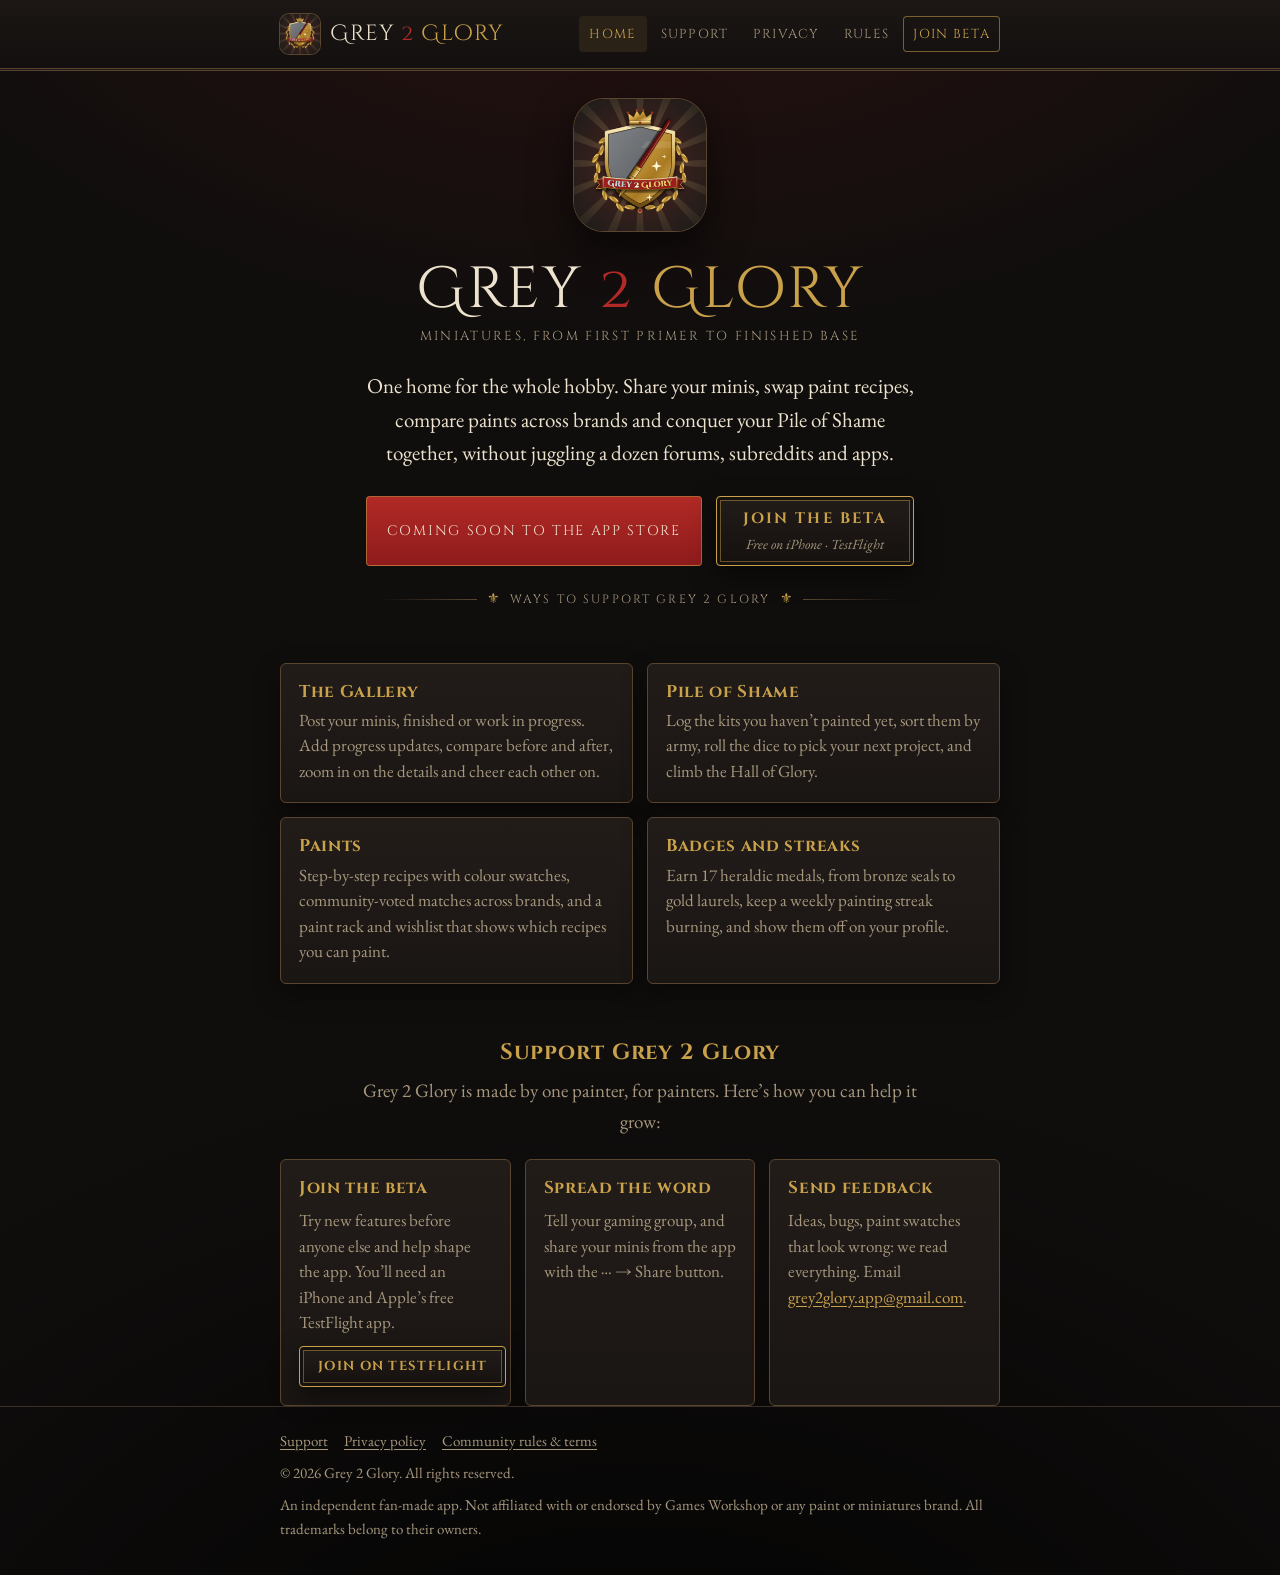
<file: index.html>
<!doctype html>
<html lang="en">
<head>
<meta charset="utf-8">
<meta name="viewport" content="width=device-width, initial-scale=1">
<title>Grey 2 Glory · A community app for miniature painters</title>
<meta name="description" content="Grey 2 Glory is a community app for miniature painters and collectors: share your minis, track your Pile of Shame, swap paint recipes and compare paints, all in one place.">
<link rel="icon" href="icon.png">
<link rel="preconnect" href="https://fonts.googleapis.com">
<link rel="stylesheet" href="https://fonts.googleapis.com/css2?family=Cinzel:wght@500;700&family=Cinzel+Decorative:wght@700&family=EB+Garamond:ital,wght@0,400;0,600;1,400&display=swap">
<link rel="stylesheet" href="style.css?v=3">
</head>
<body>
<header class="top"><div class="wrap">
  <a class="brand" href="./"><img src="icon.png" alt="" onerror="this.remove()"><span>Grey <span class="two">2</span> <span class="glory">Glory</span></span></a>
  <nav aria-label="Site"><a href="./" aria-current="page">Home</a><a href="support.html">Support</a><a href="privacy.html">Privacy</a><a href="terms.html">Rules</a><a class="nav-beta" href="./#support">Join beta</a></nav>
</div></header>

<main class="wrap">
  <section class="hero">
    <img src="icon.png" alt="Grey 2 Glory app icon" onerror="this.remove()">
    <p class="name">Grey <span style="color:var(--blood-hi)">2</span> <span style="color:var(--brass)">Glory</span></p>
    <p class="tag">Miniatures, from first primer to finished base</p>
    <p class="lede">One home for the whole hobby. Share your minis, swap paint recipes, compare paints across brands and conquer your Pile of Shame together, without juggling a dozen forums, subreddits and apps.</p>
    <div class="cta">
      <span class="soon">Coming soon to the App Store</span>
      <a class="plaque" href="https://testflight.apple.com/join/72wpmYvU">
        <span class="plaque-title">Join the beta</span>
        <span class="plaque-sub">Free on iPhone · TestFlight</span>
      </a>
    </div>
    <a class="flourish" href="#support"><span aria-hidden="true">⚜</span> Ways to support Grey 2 Glory <span aria-hidden="true">⚜</span></a>
  </section>

  <section class="features" aria-label="What's inside">
    <div class="feature"><h3>The Gallery</h3><p>Post your minis, finished or work in progress. Add progress updates, compare before and after, zoom in on the details and cheer each other on.</p></div>
    <div class="feature"><h3>Pile of Shame</h3><p>Log the kits you haven’t painted yet, sort them by army, roll the dice to pick your next project, and climb the Hall of Glory.</p></div>
    <div class="feature"><h3>Paints</h3><p>Step-by-step recipes with colour swatches, community-voted matches across brands, and a paint rack and wishlist that shows which recipes you can paint.</p></div>
    <div class="feature"><h3>Badges and streaks</h3><p>Earn 17 heraldic medals, from bronze seals to gold laurels, keep a weekly painting streak burning, and show them off on your profile.</p></div>
  </section>

  <section class="support" id="support" aria-labelledby="support-title">
    <h2 id="support-title">Support Grey 2 Glory</h2>
    <p>Grey 2 Glory is made by one painter, for painters. Here’s how you can help it grow:</p>
    <div class="ways">
      <div class="way">
        <h3>Join the beta</h3>
        <p>Try new features before anyone else and help shape the app. You’ll need an iPhone and Apple’s free TestFlight app.</p>
        <a class="plaque plaque-small" href="https://testflight.apple.com/join/72wpmYvU"><span class="plaque-title">Join on TestFlight</span></a>
      </div>
      <div class="way">
        <h3>Spread the word</h3>
        <p>Tell your gaming group, and share your minis from the app with the ⋯ → Share button.</p>
      </div>
      <div class="way">
        <h3>Send feedback</h3>
        <p>Ideas, bugs, paint swatches that look wrong: we read everything. Email <a href="mailto:grey2glory.app@gmail.com">grey2glory.app@gmail.com</a>.</p>
      </div>
    </div>
  </section>
</main>

<footer><div class="wrap">
  <div class="links"><a href="support.html">Support</a><a href="privacy.html">Privacy policy</a><a href="terms.html">Community rules &amp; terms</a></div>
  <div>© 2026 Grey 2 Glory. All rights reserved.</div>
  <div>An independent fan-made app. Not affiliated with or endorsed by Games Workshop or any paint or miniatures brand. All trademarks belong to their owners.</div>
</div></footer>
</body>
</html>
</file>
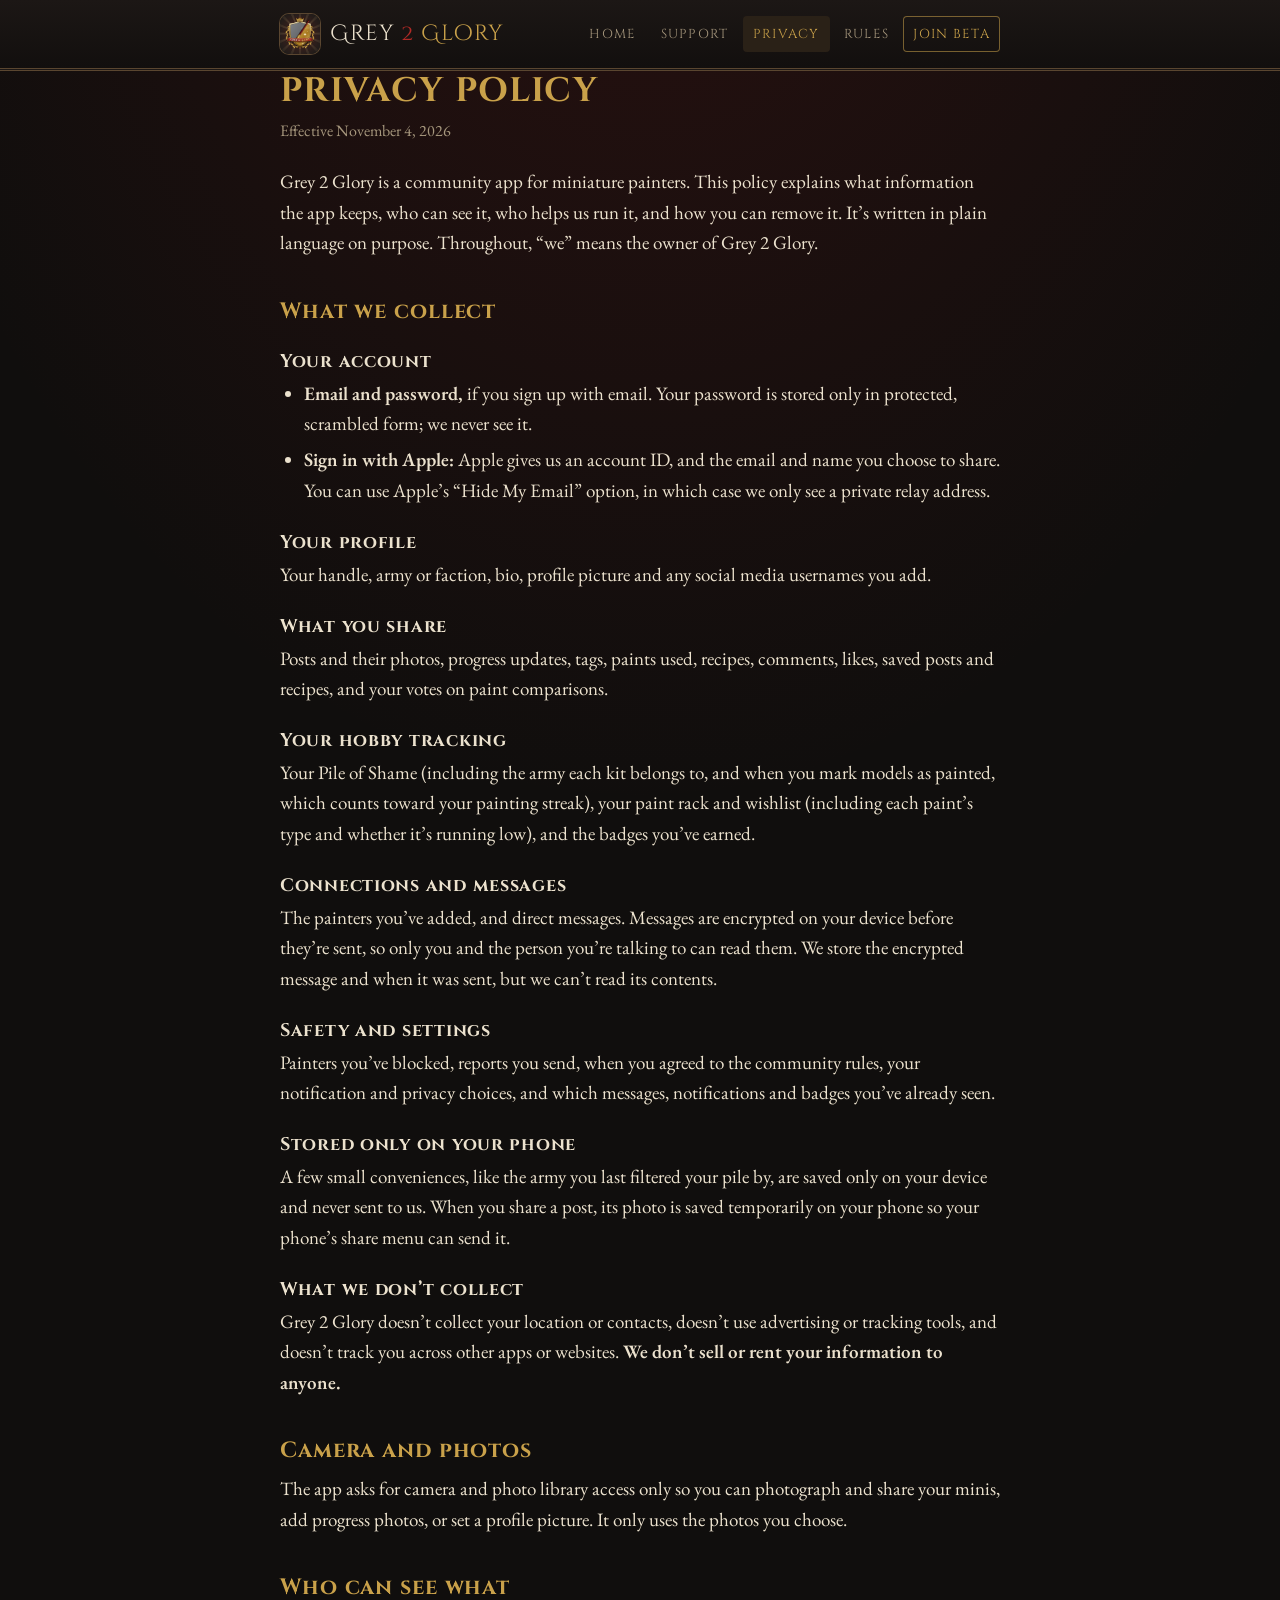
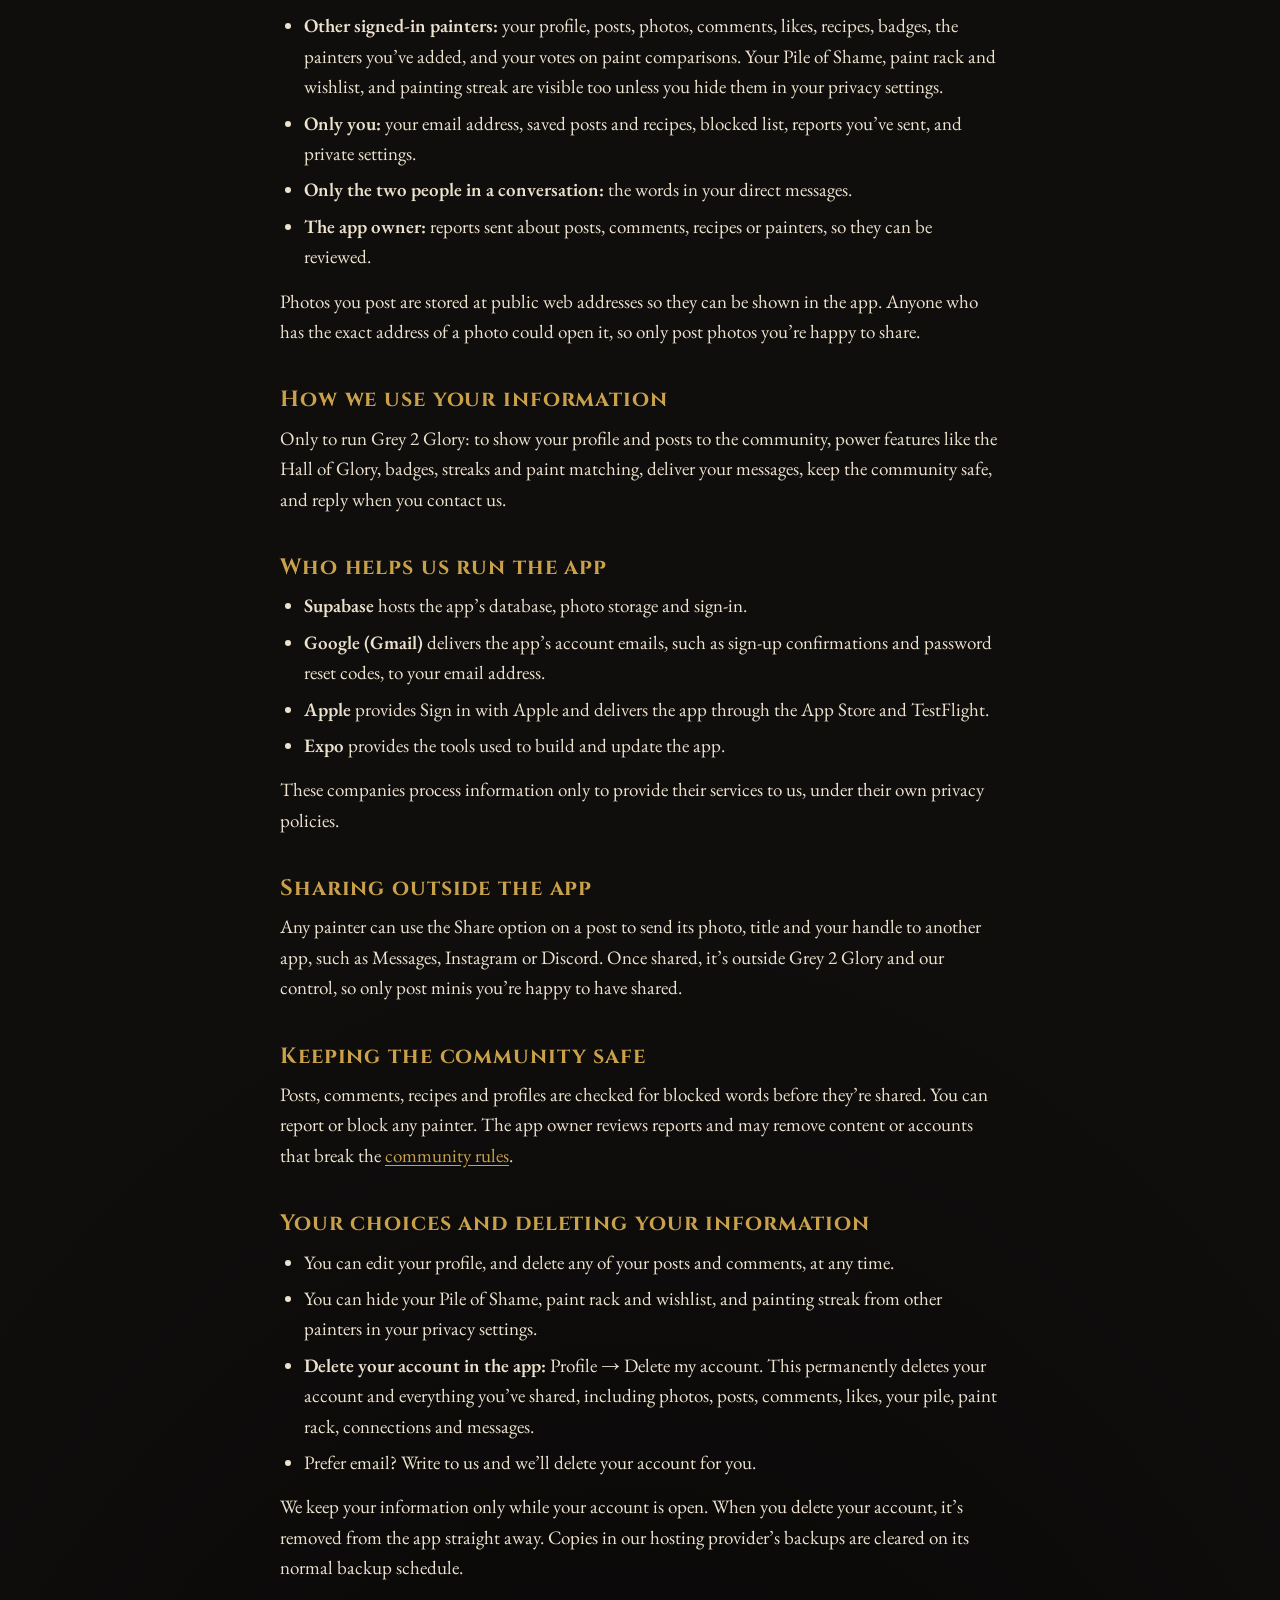
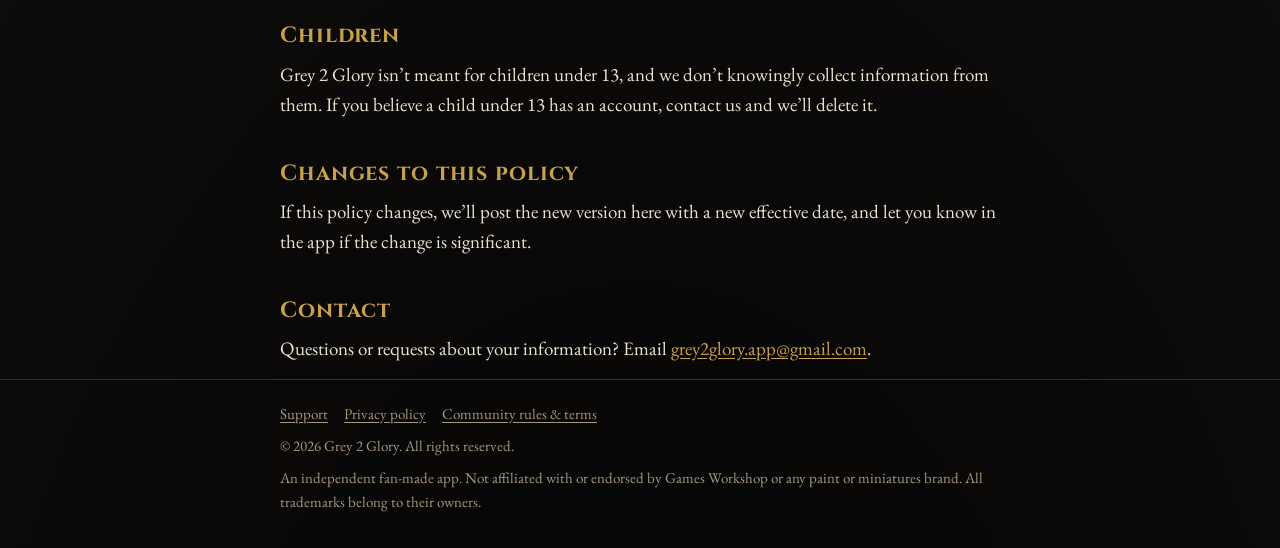
<file: privacy.html>
<!doctype html>
<html lang="en">
<head>
<meta charset="utf-8">
<meta name="viewport" content="width=device-width, initial-scale=1">
<title>Privacy policy · Grey 2 Glory</title>
<meta name="description" content="How the Grey 2 Glory app collects, uses and protects your information.">
<link rel="icon" href="icon.png">
<link rel="preconnect" href="https://fonts.googleapis.com">
<link rel="stylesheet" href="https://fonts.googleapis.com/css2?family=Cinzel:wght@500;700&family=Cinzel+Decorative:wght@700&family=EB+Garamond:ital,wght@0,400;0,600;1,400&display=swap">
<link rel="stylesheet" href="style.css?v=3">
</head>
<body>
<header class="top"><div class="wrap">
  <a class="brand" href="./"><img src="icon.png" alt="" onerror="this.remove()"><span>Grey <span class="two">2</span> <span class="glory">Glory</span></span></a>
  <nav aria-label="Site"><a href="./">Home</a><a href="support.html">Support</a><a href="privacy.html" aria-current="page">Privacy</a><a href="terms.html">Rules</a><a class="nav-beta" href="./#support">Join beta</a></nav>
</div></header>

<main class="wrap">
  <h1>Privacy policy</h1>
  <p class="meta">Effective November 4, 2026</p>

  <p>Grey 2 Glory is a community app for miniature painters. This policy explains what information the app keeps, who can see it, who helps us run it, and how you can remove it. It’s written in plain language on purpose. Throughout, “we” means the owner of Grey 2 Glory.</p>

  <h2>What we collect</h2>
  <h3>Your account</h3>
  <ul>
    <li><strong>Email and password,</strong> if you sign up with email. Your password is stored only in protected, scrambled form; we never see it.</li>
    <li><strong>Sign in with Apple:</strong> Apple gives us an account ID, and the email and name you choose to share. You can use Apple’s “Hide My Email” option, in which case we only see a private relay address.</li>
  </ul>
  <h3>Your profile</h3>
  <p>Your handle, army or faction, bio, profile picture and any social media usernames you add.</p>
  <h3>What you share</h3>
  <p>Posts and their photos, progress updates, tags, paints used, recipes, comments, likes, saved posts and recipes, and your votes on paint comparisons.</p>
  <h3>Your hobby tracking</h3>
  <p>Your Pile of Shame (including the army each kit belongs to, and when you mark models as painted, which counts toward your painting streak), your paint rack and wishlist (including each paint’s type and whether it’s running low), and the badges you’ve earned.</p>
  <h3>Connections and messages</h3>
  <p>The painters you’ve added, and direct messages. Messages are encrypted on your device before they’re sent, so only you and the person you’re talking to can read them. We store the encrypted message and when it was sent, but we can’t read its contents.</p>
  <h3>Safety and settings</h3>
  <p>Painters you’ve blocked, reports you send, when you agreed to the community rules, your notification and privacy choices, and which messages, notifications and badges you’ve already seen.</p>
  <h3>Stored only on your phone</h3>
  <p>A few small conveniences, like the army you last filtered your pile by, are saved only on your device and never sent to us. When you share a post, its photo is saved temporarily on your phone so your phone’s share menu can send it.</p>
  <h3>What we don’t collect</h3>
  <p>Grey 2 Glory doesn’t collect your location or contacts, doesn’t use advertising or tracking tools, and doesn’t track you across other apps or websites. <strong>We don’t sell or rent your information to anyone.</strong></p>

  <h2>Camera and photos</h2>
  <p>The app asks for camera and photo library access only so you can photograph and share your minis, add progress photos, or set a profile picture. It only uses the photos you choose.</p>

  <h2>Who can see what</h2>
  <ul>
    <li><strong>Other signed-in painters:</strong> your profile, posts, photos, comments, likes, recipes, badges, the painters you’ve added, and your votes on paint comparisons. Your Pile of Shame, paint rack and wishlist, and painting streak are visible too unless you hide them in your privacy settings.</li>
    <li><strong>Only you:</strong> your email address, saved posts and recipes, blocked list, reports you’ve sent, and private settings.</li>
    <li><strong>Only the two people in a conversation:</strong> the words in your direct messages.</li>
    <li><strong>The app owner:</strong> reports sent about posts, comments, recipes or painters, so they can be reviewed.</li>
  </ul>
  <p>Photos you post are stored at public web addresses so they can be shown in the app. Anyone who has the exact address of a photo could open it, so only post photos you’re happy to share.</p>

  <h2>How we use your information</h2>
  <p>Only to run Grey 2 Glory: to show your profile and posts to the community, power features like the Hall of Glory, badges, streaks and paint matching, deliver your messages, keep the community safe, and reply when you contact us.</p>

  <h2>Who helps us run the app</h2>
  <ul>
    <li><strong>Supabase</strong> hosts the app’s database, photo storage and sign-in.</li>
    <li><strong>Google (Gmail)</strong> delivers the app’s account emails, such as sign-up confirmations and password reset codes, to your email address.</li>
    <li><strong>Apple</strong> provides Sign in with Apple and delivers the app through the App Store and TestFlight.</li>
    <li><strong>Expo</strong> provides the tools used to build and update the app.</li>
  </ul>
  <p>These companies process information only to provide their services to us, under their own privacy policies.</p>

  <h2>Sharing outside the app</h2>
  <p>Any painter can use the Share option on a post to send its photo, title and your handle to another app, such as Messages, Instagram or Discord. Once shared, it’s outside Grey 2 Glory and our control, so only post minis you’re happy to have shared.</p>

  <h2>Keeping the community safe</h2>
  <p>Posts, comments, recipes and profiles are checked for blocked words before they’re shared. You can report or block any painter. The app owner reviews reports and may remove content or accounts that break the <a href="terms.html">community rules</a>.</p>

  <h2>Your choices and deleting your information</h2>
  <ul>
    <li>You can edit your profile, and delete any of your posts and comments, at any time.</li>
    <li>You can hide your Pile of Shame, paint rack and wishlist, and painting streak from other painters in your privacy settings.</li>
    <li><strong>Delete your account in the app:</strong> Profile → Delete my account. This permanently deletes your account and everything you’ve shared, including photos, posts, comments, likes, your pile, paint rack, connections and messages.</li>
    <li>Prefer email? Write to us and we’ll delete your account for you.</li>
  </ul>
  <p>We keep your information only while your account is open. When you delete your account, it’s removed from the app straight away. Copies in our hosting provider’s backups are cleared on its normal backup schedule.</p>

  <h2>Children</h2>
  <p>Grey 2 Glory isn’t meant for children under 13, and we don’t knowingly collect information from them. If you believe a child under 13 has an account, contact us and we’ll delete it.</p>

  <h2>Changes to this policy</h2>
  <p>If this policy changes, we’ll post the new version here with a new effective date, and let you know in the app if the change is significant.</p>

  <h2>Contact</h2>
  <p>Questions or requests about your information? Email <a href="mailto:grey2glory.app@gmail.com">grey2glory.app@gmail.com</a>.</p>
</main>

<footer><div class="wrap">
  <div class="links"><a href="support.html">Support</a><a href="privacy.html">Privacy policy</a><a href="terms.html">Community rules &amp; terms</a></div>
  <div>© 2026 Grey 2 Glory. All rights reserved.</div>
  <div>An independent fan-made app. Not affiliated with or endorsed by Games Workshop or any paint or miniatures brand. All trademarks belong to their owners.</div>
</div></footer>
</body>
</html>
</file>
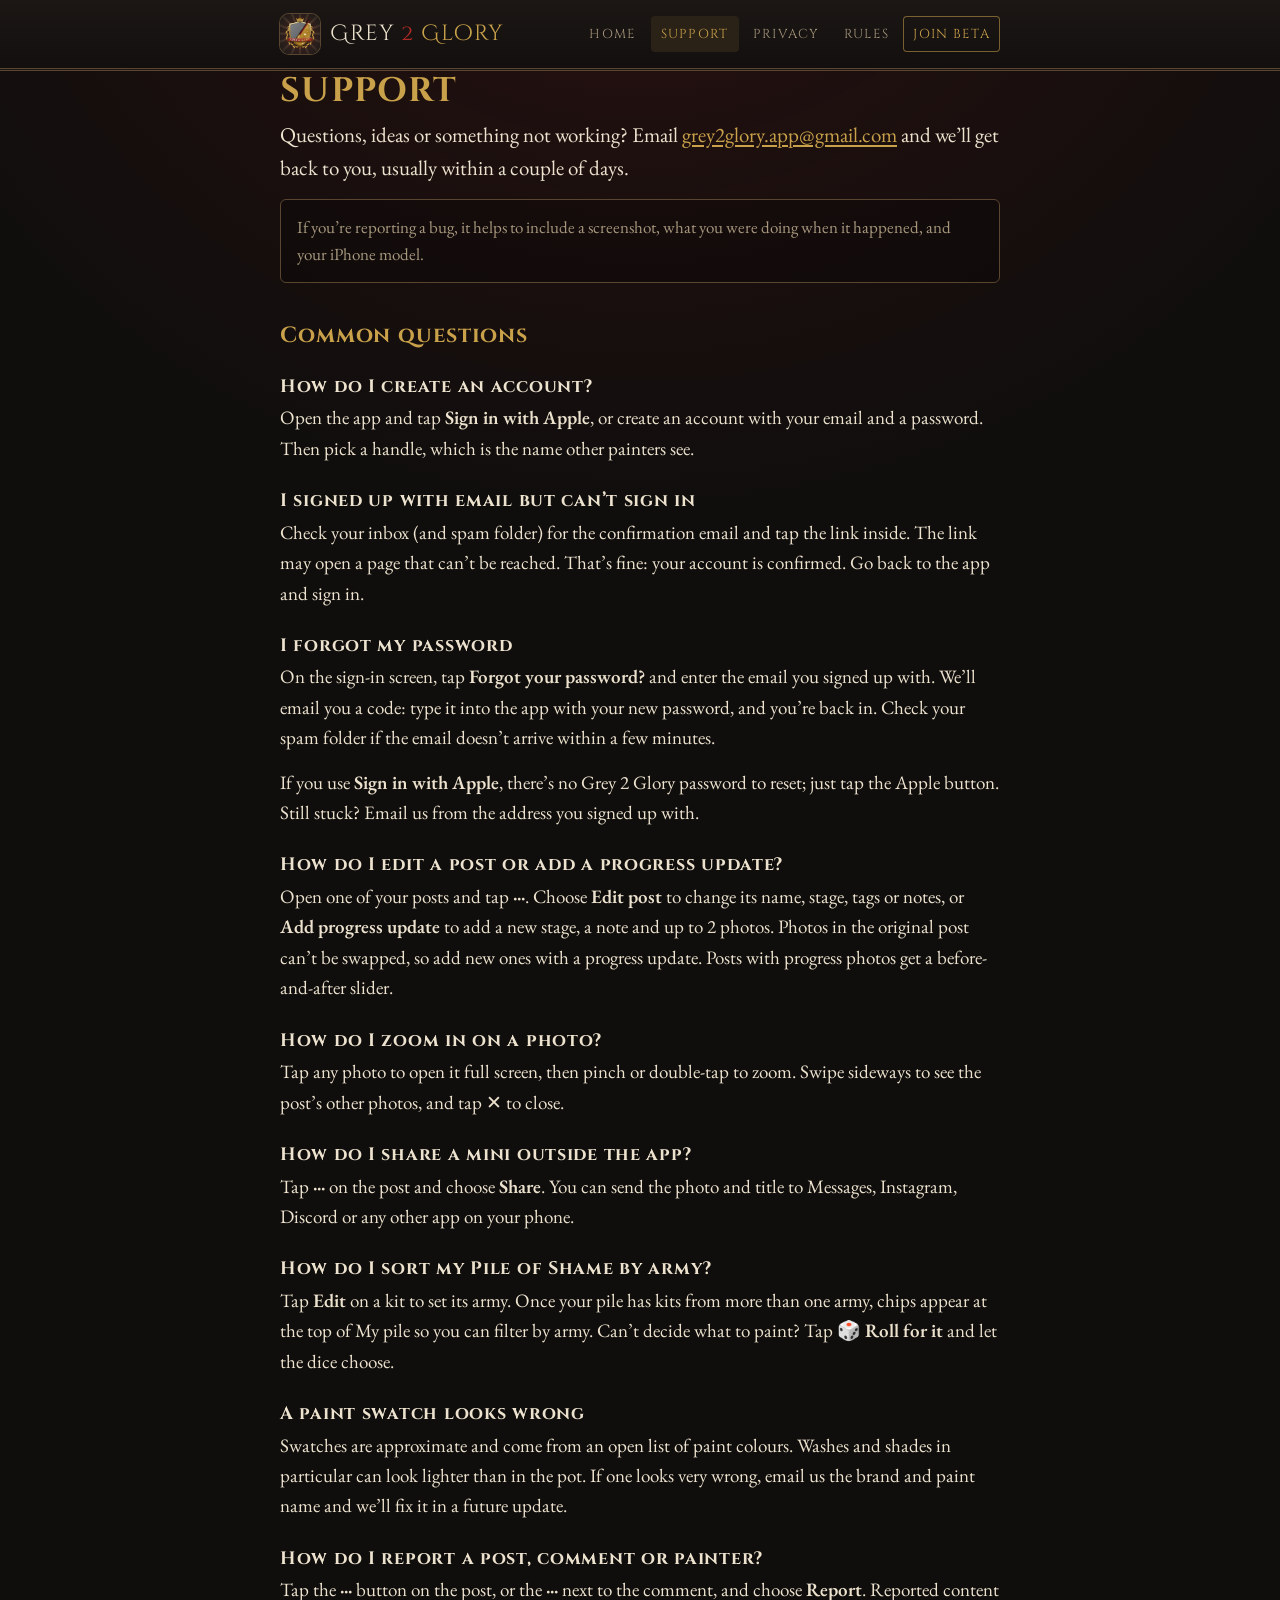
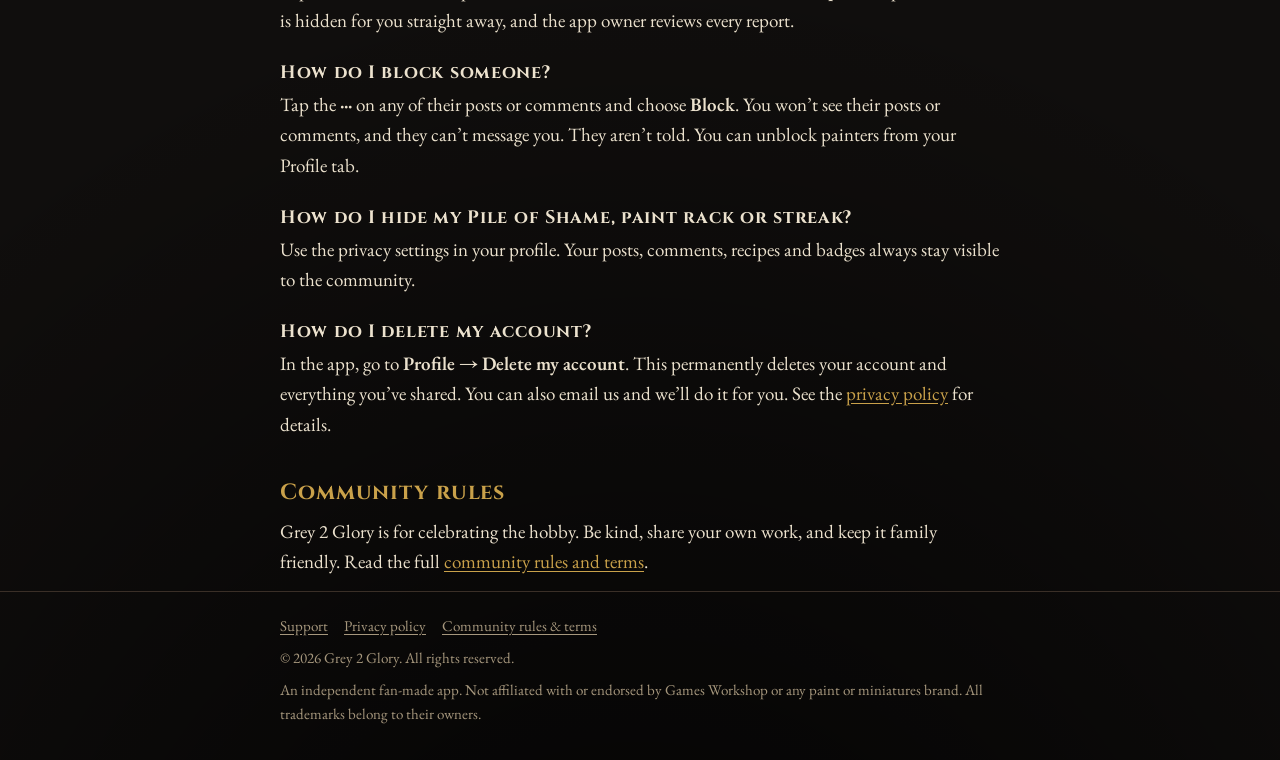
<file: support.html>
<!doctype html>
<html lang="en">
<head>
<meta charset="utf-8">
<meta name="viewport" content="width=device-width, initial-scale=1">
<title>Support · Grey 2 Glory</title>
<meta name="description" content="Get help with the Grey 2 Glory app: contact, accounts, reporting, blocking and deleting your account.">
<link rel="icon" href="icon.png">
<link rel="preconnect" href="https://fonts.googleapis.com">
<link rel="stylesheet" href="https://fonts.googleapis.com/css2?family=Cinzel:wght@500;700&family=Cinzel+Decorative:wght@700&family=EB+Garamond:ital,wght@0,400;0,600;1,400&display=swap">
<link rel="stylesheet" href="style.css?v=3">
</head>
<body>
<header class="top"><div class="wrap">
  <a class="brand" href="./"><img src="icon.png" alt="" onerror="this.remove()"><span>Grey <span class="two">2</span> <span class="glory">Glory</span></span></a>
  <nav aria-label="Site"><a href="./">Home</a><a href="support.html" aria-current="page">Support</a><a href="privacy.html">Privacy</a><a href="terms.html">Rules</a><a class="nav-beta" href="./#support">Join beta</a></nav>
</div></header>

<main class="wrap">
  <h1>Support</h1>
  <p class="lede">Questions, ideas or something not working? Email <a href="mailto:grey2glory.app@gmail.com">grey2glory.app@gmail.com</a> and we’ll get back to you, usually within a couple of days.</p>
  <p class="note">If you’re reporting a bug, it helps to include a screenshot, what you were doing when it happened, and your iPhone model.</p>

  <h2>Common questions</h2>

  <h3>How do I create an account?</h3>
  <p>Open the app and tap <strong>Sign in with Apple</strong>, or create an account with your email and a password. Then pick a handle, which is the name other painters see.</p>

  <h3>I signed up with email but can’t sign in</h3>
  <p>Check your inbox (and spam folder) for the confirmation email and tap the link inside. The link may open a page that can’t be reached. That’s fine: your account is confirmed. Go back to the app and sign in.</p>

  <h3>I forgot my password</h3>
  <p>On the sign-in screen, tap <strong>Forgot your password?</strong> and enter the email you signed up with. We’ll email you a code: type it into the app with your new password, and you’re back in. Check your spam folder if the email doesn’t arrive within a few minutes.</p>
  <p>If you use <strong>Sign in with Apple</strong>, there’s no Grey 2 Glory password to reset; just tap the Apple button. Still stuck? Email us from the address you signed up with.</p>

  <h3>How do I edit a post or add a progress update?</h3>
  <p>Open one of your posts and tap <strong>⋯</strong>. Choose <strong>Edit post</strong> to change its name, stage, tags or notes, or <strong>Add progress update</strong> to add a new stage, a note and up to 2 photos. Photos in the original post can’t be swapped, so add new ones with a progress update. Posts with progress photos get a before-and-after slider.</p>

  <h3>How do I zoom in on a photo?</h3>
  <p>Tap any photo to open it full screen, then pinch or double-tap to zoom. Swipe sideways to see the post’s other photos, and tap ✕ to close.</p>

  <h3>How do I share a mini outside the app?</h3>
  <p>Tap <strong>⋯</strong> on the post and choose <strong>Share</strong>. You can send the photo and title to Messages, Instagram, Discord or any other app on your phone.</p>

  <h3>How do I sort my Pile of Shame by army?</h3>
  <p>Tap <strong>Edit</strong> on a kit to set its army. Once your pile has kits from more than one army, chips appear at the top of My pile so you can filter by army. Can’t decide what to paint? Tap <strong>🎲 Roll for it</strong> and let the dice choose.</p>

  <h3>A paint swatch looks wrong</h3>
  <p>Swatches are approximate and come from an open list of paint colours. Washes and shades in particular can look lighter than in the pot. If one looks very wrong, email us the brand and paint name and we’ll fix it in a future update.</p>

  <h3>How do I report a post, comment or painter?</h3>
  <p>Tap the <strong>⋯</strong> button on the post, or the <strong>⋯</strong> next to the comment, and choose <strong>Report</strong>. Reported content is hidden for you straight away, and the app owner reviews every report.</p>

  <h3>How do I block someone?</h3>
  <p>Tap the <strong>⋯</strong> on any of their posts or comments and choose <strong>Block</strong>. You won’t see their posts or comments, and they can’t message you. They aren’t told. You can unblock painters from your Profile tab.</p>

  <h3>How do I hide my Pile of Shame, paint rack or streak?</h3>
  <p>Use the privacy settings in your profile. Your posts, comments, recipes and badges always stay visible to the community.</p>

  <h3>How do I delete my account?</h3>
  <p>In the app, go to <strong>Profile → Delete my account</strong>. This permanently deletes your account and everything you’ve shared. You can also email us and we’ll do it for you. See the <a href="privacy.html">privacy policy</a> for details.</p>

  <h2>Community rules</h2>
  <p>Grey 2 Glory is for celebrating the hobby. Be kind, share your own work, and keep it family friendly. Read the full <a href="terms.html">community rules and terms</a>.</p>
</main>

<footer><div class="wrap">
  <div class="links"><a href="support.html">Support</a><a href="privacy.html">Privacy policy</a><a href="terms.html">Community rules &amp; terms</a></div>
  <div>© 2026 Grey 2 Glory. All rights reserved.</div>
  <div>An independent fan-made app. Not affiliated with or endorsed by Games Workshop or any paint or miniatures brand. All trademarks belong to their owners.</div>
</div></footer>
</body>
</html>
</file>
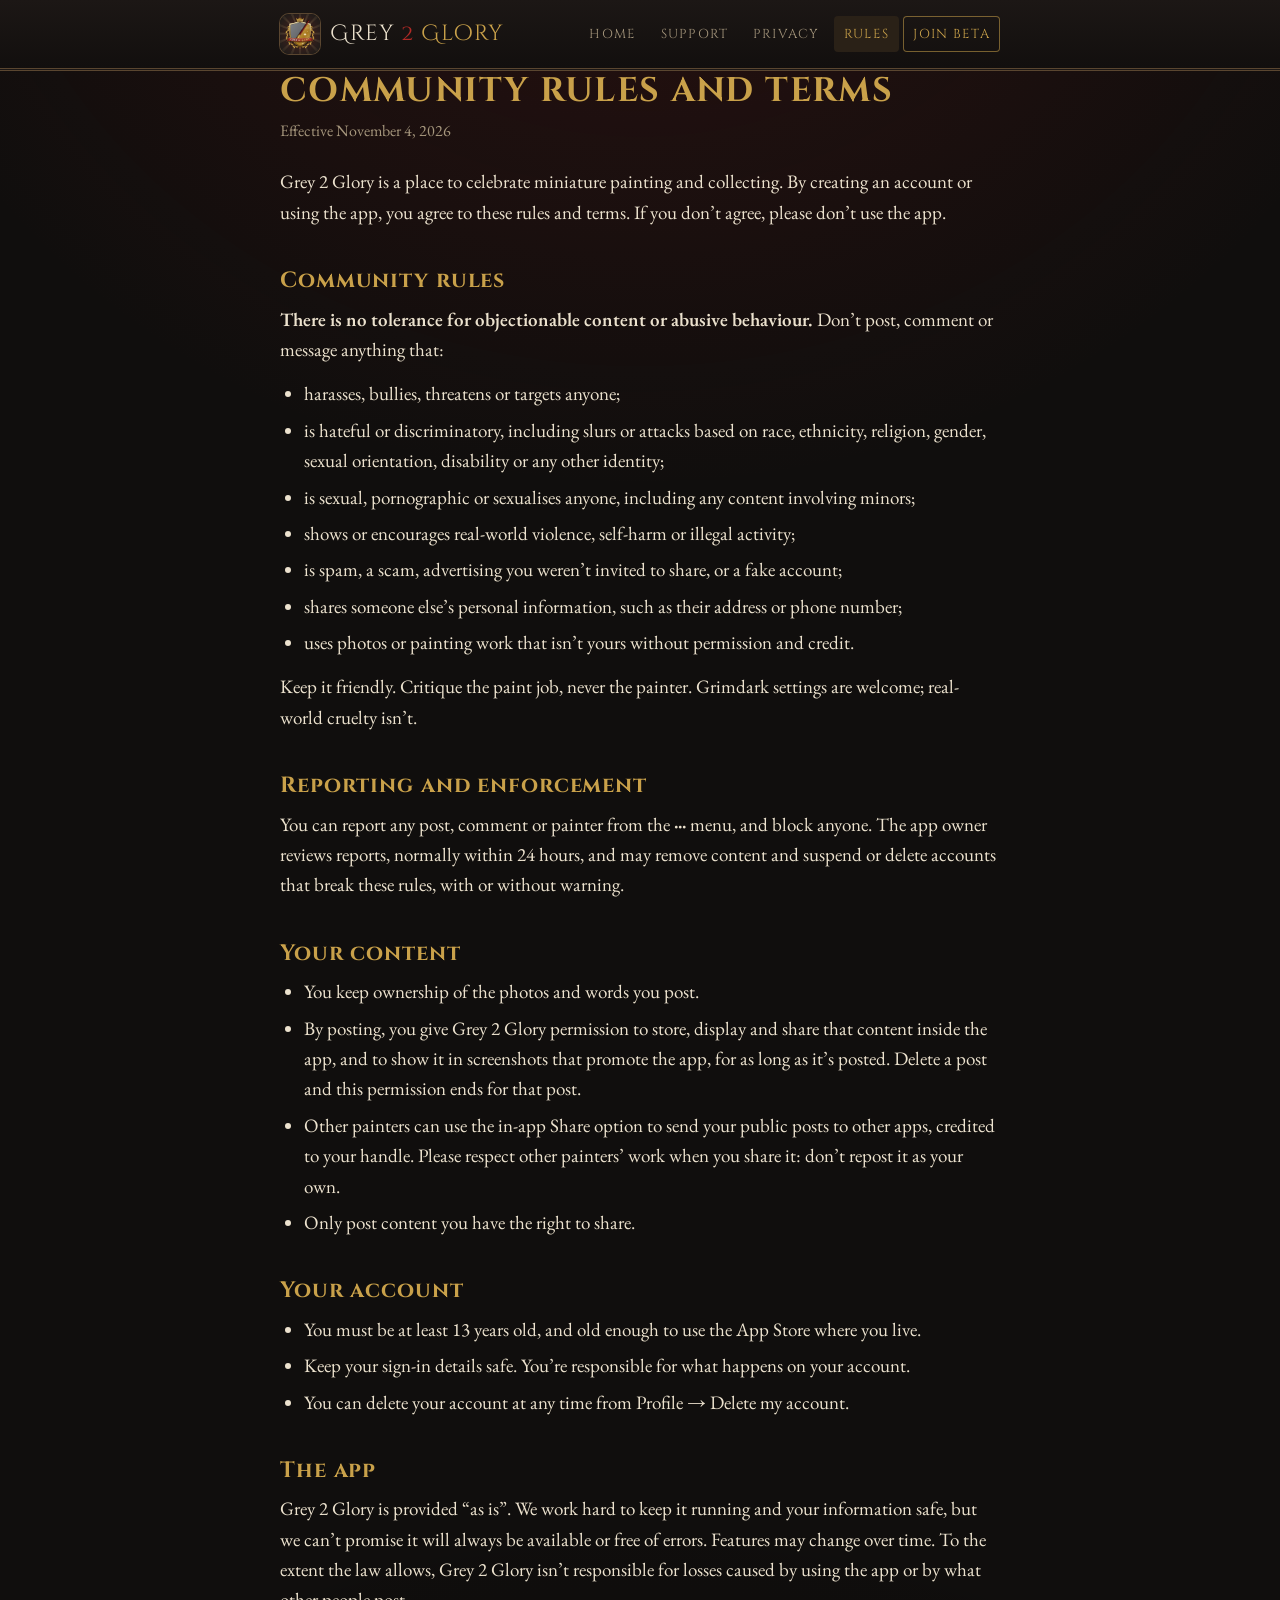
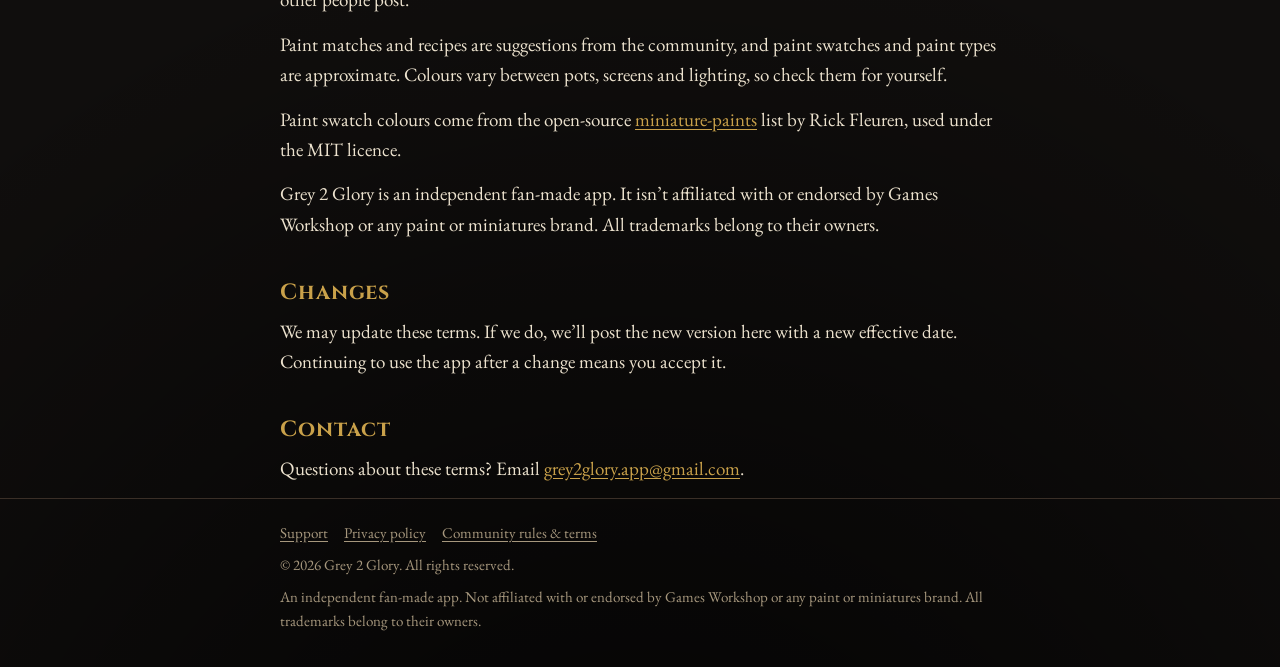
<file: terms.html>
<!doctype html>
<html lang="en">
<head>
<meta charset="utf-8">
<meta name="viewport" content="width=device-width, initial-scale=1">
<title>Community rules and terms · Grey 2 Glory</title>
<meta name="description" content="The community rules and terms of use for the Grey 2 Glory app.">
<link rel="icon" href="icon.png">
<link rel="preconnect" href="https://fonts.googleapis.com">
<link rel="stylesheet" href="https://fonts.googleapis.com/css2?family=Cinzel:wght@500;700&family=Cinzel+Decorative:wght@700&family=EB+Garamond:ital,wght@0,400;0,600;1,400&display=swap">
<link rel="stylesheet" href="style.css?v=3">
</head>
<body>
<header class="top"><div class="wrap">
  <a class="brand" href="./"><img src="icon.png" alt="" onerror="this.remove()"><span>Grey <span class="two">2</span> <span class="glory">Glory</span></span></a>
  <nav aria-label="Site"><a href="./">Home</a><a href="support.html">Support</a><a href="privacy.html">Privacy</a><a href="terms.html" aria-current="page">Rules</a><a class="nav-beta" href="./#support">Join beta</a></nav>
</div></header>

<main class="wrap">
  <h1>Community rules and terms</h1>
  <p class="meta">Effective November 4, 2026</p>

  <p>Grey 2 Glory is a place to celebrate miniature painting and collecting. By creating an account or using the app, you agree to these rules and terms. If you don’t agree, please don’t use the app.</p>

  <h2>Community rules</h2>
  <p><strong>There is no tolerance for objectionable content or abusive behaviour.</strong> Don’t post, comment or message anything that:</p>
  <ul>
    <li>harasses, bullies, threatens or targets anyone;</li>
    <li>is hateful or discriminatory, including slurs or attacks based on race, ethnicity, religion, gender, sexual orientation, disability or any other identity;</li>
    <li>is sexual, pornographic or sexualises anyone, including any content involving minors;</li>
    <li>shows or encourages real-world violence, self-harm or illegal activity;</li>
    <li>is spam, a scam, advertising you weren’t invited to share, or a fake account;</li>
    <li>shares someone else’s personal information, such as their address or phone number;</li>
    <li>uses photos or painting work that isn’t yours without permission and credit.</li>
  </ul>
  <p>Keep it friendly. Critique the paint job, never the painter. Grimdark settings are welcome; real-world cruelty isn’t.</p>

  <h2>Reporting and enforcement</h2>
  <p>You can report any post, comment or painter from the <strong>⋯</strong> menu, and block anyone. The app owner reviews reports, normally within 24 hours, and may remove content and suspend or delete accounts that break these rules, with or without warning.</p>

  <h2>Your content</h2>
  <ul>
    <li>You keep ownership of the photos and words you post.</li>
    <li>By posting, you give Grey 2 Glory permission to store, display and share that content inside the app, and to show it in screenshots that promote the app, for as long as it’s posted. Delete a post and this permission ends for that post.</li>
    <li>Other painters can use the in-app Share option to send your public posts to other apps, credited to your handle. Please respect other painters’ work when you share it: don’t repost it as your own.</li>
    <li>Only post content you have the right to share.</li>
  </ul>

  <h2>Your account</h2>
  <ul>
    <li>You must be at least 13 years old, and old enough to use the App Store where you live.</li>
    <li>Keep your sign-in details safe. You’re responsible for what happens on your account.</li>
    <li>You can delete your account at any time from Profile → Delete my account.</li>
  </ul>

  <h2>The app</h2>
  <p>Grey 2 Glory is provided “as is”. We work hard to keep it running and your information safe, but we can’t promise it will always be available or free of errors. Features may change over time. To the extent the law allows, Grey 2 Glory isn’t responsible for losses caused by using the app or by what other people post.</p>
  <p>Paint matches and recipes are suggestions from the community, and paint swatches and paint types are approximate. Colours vary between pots, screens and lighting, so check them for yourself.</p>
  <p>Paint swatch colours come from the open-source <a href="https://github.com/Arcturus5404/miniature-paints">miniature-paints</a> list by Rick Fleuren, used under the MIT licence.</p>
  <p>Grey 2 Glory is an independent fan-made app. It isn’t affiliated with or endorsed by Games Workshop or any paint or miniatures brand. All trademarks belong to their owners.</p>

  <h2>Changes</h2>
  <p>We may update these terms. If we do, we’ll post the new version here with a new effective date. Continuing to use the app after a change means you accept it.</p>

  <h2>Contact</h2>
  <p>Questions about these terms? Email <a href="mailto:grey2glory.app@gmail.com">grey2glory.app@gmail.com</a>.</p>
</main>

<footer><div class="wrap">
  <div class="links"><a href="support.html">Support</a><a href="privacy.html">Privacy policy</a><a href="terms.html">Community rules &amp; terms</a></div>
  <div>© 2026 Grey 2 Glory. All rights reserved.</div>
  <div>An independent fan-made app. Not affiliated with or endorsed by Games Workshop or any paint or miniatures brand. All trademarks belong to their owners.</div>
</div></footer>
</body>
</html>
</file>
<file: style.css>
/* Grey 2 Glory: dark stone, aged gold, oxblood. One dark theme, like the app. */
:root {
  color-scheme: dark;
  --bg: #100E0D;
  --surface: #1A1614;
  --surface-2: #221C19;
  --ink: #ECE2CE;
  --muted: #A6977D;
  --line: #3A2F27;
  --frame: #5A4630;
  --brass: #C9A14A;
  --brass-soft: #2A2117;
  --blood: #8E1B1B;
  --blood-hi: #B12A26;
  --display: "Cinzel", Georgia, "Times New Roman", serif;
  --wordmark: "Cinzel Decorative", "Cinzel", Georgia, serif;
  --body: "EB Garamond", Georgia, "Times New Roman", serif;
}

* { box-sizing: border-box; }
html { background: var(--bg); }
body {
  margin: 0;
  color: var(--ink);
  font-family: var(--body);
  font-size: 19px;
  line-height: 1.6;
  background-color: var(--bg);
  background-image:
    radial-gradient(ellipse 90% 45% at 50% -10%, rgba(142, 27, 27, 0.22), transparent 70%),
    radial-gradient(ellipse 120% 70% at 50% 115%, rgba(0, 0, 0, 0.85), transparent 70%);
  min-height: 100vh;
}
a { color: var(--brass); text-underline-offset: 3px; }
a:hover { color: #E0BC66; }
:focus-visible { outline: 2px solid var(--brass); outline-offset: 3px; }

.wrap { max-width: 760px; margin: 0 auto; padding: 0 20px; }

/* header */
.top { border-bottom: 3px double var(--frame); background: linear-gradient(180deg, #1C1715, #120F0E); }
.top .wrap { display: flex; align-items: center; gap: 12px; padding-top: 14px; padding-bottom: 14px; flex-wrap: wrap; }
.brand { display: flex; align-items: center; gap: 10px; text-decoration: none; color: var(--ink); margin-right: auto; }
.brand img { width: 40px; height: 40px; border-radius: 9px; box-shadow: 0 0 0 1px var(--frame); }
.brand span { font-family: var(--wordmark); font-size: 22px; letter-spacing: 0.04em; white-space: nowrap; }
.brand .two { color: var(--blood-hi); }
.brand .glory { color: var(--brass); }
nav { display: flex; gap: 4px; flex-wrap: wrap; }
nav a {
  font-family: var(--display); font-size: 13px; letter-spacing: 0.1em; text-transform: uppercase; text-decoration: none;
  color: var(--muted); padding: 8px 10px; border-radius: 4px;
}
nav a:hover, nav a[aria-current="page"] { color: var(--brass); background: var(--brass-soft); }

/* content */
main { padding: 40px 0 56px; }
h1, h2, h3 { font-family: var(--display); font-weight: 700; letter-spacing: 0.04em; line-height: 1.2; }
h1 { font-size: 34px; color: var(--brass); margin: 0 0 6px; text-transform: uppercase; }
h2 { font-size: 22px; color: var(--brass); margin: 40px 0 10px; }
h3 { font-size: 18px; color: var(--ink); margin: 26px 0 6px; }
p, ul, ol { margin: 0 0 14px; }
ul, ol { padding-left: 24px; }
li { margin-bottom: 6px; }
.lede { font-size: 21px; color: var(--ink); }
.meta { color: var(--muted); font-size: 16px; margin-bottom: 24px; }
.note {
  border: 1px solid var(--frame); border-radius: 6px; background: rgba(0, 0, 0, 0.25);
  padding: 14px 16px; color: var(--muted); font-size: 17px;
}
strong { color: var(--ink); font-weight: 600; }
code, .mono { font-family: ui-monospace, SFMono-Regular, Menlo, monospace; font-size: 0.9em; }

/* home */
.hero { text-align: center; padding: 28px 0 8px; }
.hero img { width: 132px; height: 132px; border-radius: 30px; box-shadow: 0 0 0 1px var(--frame), 0 18px 40px rgba(0, 0, 0, 0.6); }
.hero .name { font-family: var(--wordmark); font-size: clamp(36px, 9vw, 58px); letter-spacing: 0.04em; margin: 18px 0 4px; line-height: 1.1; }
.hero .tag { font-family: var(--display); font-size: 13px; letter-spacing: 0.18em; text-transform: uppercase; color: var(--muted); margin: 0 0 22px; }
.hero .lede { max-width: 560px; margin: 0 auto 26px; }
.soon {
  display: inline-block; font-family: var(--display); font-size: 14px; letter-spacing: 0.12em; text-transform: uppercase;
  color: var(--ink); background: linear-gradient(180deg, var(--blood-hi), var(--blood)); border: 1px solid rgba(201, 161, 74, 0.55);
  border-radius: 4px; padding: 12px 20px;
}
.features { display: grid; grid-template-columns: 1fr; gap: 14px; margin-top: 44px; }
@media (min-width: 560px) { .features { grid-template-columns: repeat(2, 1fr); } }
.feature {
  background: linear-gradient(180deg, var(--surface-2), var(--surface)); border: 1px solid var(--frame); border-radius: 6px;
  padding: 18px; box-shadow: 0 10px 26px rgba(0, 0, 0, 0.45);
}
.feature h3 { margin: 0 0 6px; color: var(--brass); font-size: 17px; }
.feature p { margin: 0; color: var(--muted); font-size: 17px; line-height: 1.5; }

/* hero call to action */
.cta { display: flex; flex-wrap: wrap; gap: 14px; justify-content: center; align-items: stretch; }
.cta .soon { display: flex; align-items: center; line-height: 1.4; }

/* A framed brass plaque, like the cards and the app's buttons */
.plaque {
  display: inline-flex; flex-direction: column; align-items: center; justify-content: center; gap: 2px;
  text-decoration: none; padding: 10px 26px; border-radius: 4px;
  background: linear-gradient(180deg, var(--surface-2), #15110F);
  border: 1px solid var(--brass);
  box-shadow: inset 0 0 0 3px #15110F, inset 0 0 0 4px rgba(201, 161, 74, 0.45), 0 10px 24px rgba(0, 0, 0, 0.5);
  transition: box-shadow 0.15s ease, transform 0.15s ease;
}
.plaque:hover, .plaque:focus-visible {
  transform: translateY(-1px);
  box-shadow: inset 0 0 0 3px #15110F, inset 0 0 0 4px rgba(224, 188, 102, 0.8), 0 0 18px rgba(201, 161, 74, 0.25), 0 12px 26px rgba(0, 0, 0, 0.55);
}
.plaque-title { font-family: var(--display); font-weight: 700; font-size: 15px; letter-spacing: 0.14em; text-transform: uppercase; color: var(--brass); }
.plaque-sub { font-family: var(--body); font-style: italic; font-size: 14px; color: var(--muted); }
.plaque:hover .plaque-title { color: #E0BC66; }
.plaque-small { align-self: flex-start; padding: 9px 18px; }
.plaque-small .plaque-title { font-size: 13px; letter-spacing: 0.1em; white-space: nowrap; }

/* "⚜ Ways to support ⚜" with fading rules on each side */
.flourish {
  display: flex; align-items: center; justify-content: center; gap: 10px; max-width: 520px; margin: 22px auto 0;
  font-family: var(--display); font-size: 12px; letter-spacing: 0.18em; text-transform: uppercase;
  color: var(--muted); text-decoration: none;
}
.flourish::before, .flourish::after { content: ""; flex: 1; height: 1px; background: linear-gradient(90deg, transparent, var(--frame)); }
.flourish::after { background: linear-gradient(90deg, var(--frame), transparent); }
.flourish span { color: var(--brass); font-size: 14px; letter-spacing: 0; }
.flourish:hover { color: var(--brass); }

nav a.nav-beta { color: var(--brass); box-shadow: inset 0 0 0 1px rgba(201, 161, 74, 0.55); }
nav a.nav-beta:hover { background: var(--brass-soft); }

/* support */
.support { margin-top: 56px; text-align: center; scroll-margin-top: 24px; }
.support h2 { margin-top: 0; }
.support > p { color: var(--muted); max-width: 560px; margin: 0 auto 22px; }
.ways { display: grid; grid-template-columns: repeat(auto-fit, minmax(220px, 1fr)); gap: 14px; text-align: left; }
.way {
  background: linear-gradient(180deg, var(--surface-2), var(--surface)); border: 1px solid var(--frame); border-radius: 6px;
  padding: 18px; display: flex; flex-direction: column; gap: 10px;
}
.way h3 { margin: 0; color: var(--brass); font-size: 17px; }
.way p { margin: 0; color: var(--muted); font-size: 17px; line-height: 1.5; flex: 1; }

/* footer */
footer { border-top: 1px solid var(--line); padding: 22px 0 34px; color: var(--muted); font-size: 15px; }
footer .wrap { display: flex; flex-direction: column; gap: 8px; }
footer .links { display: flex; gap: 16px; flex-wrap: wrap; }
footer a { color: var(--muted); }

@media (max-width: 520px) {
  body { font-size: 18px; }
  h1 { font-size: 27px; }
  .brand span { font-size: 19px; }
  nav a { font-size: 12px; padding: 7px 8px; }
}
</file>
